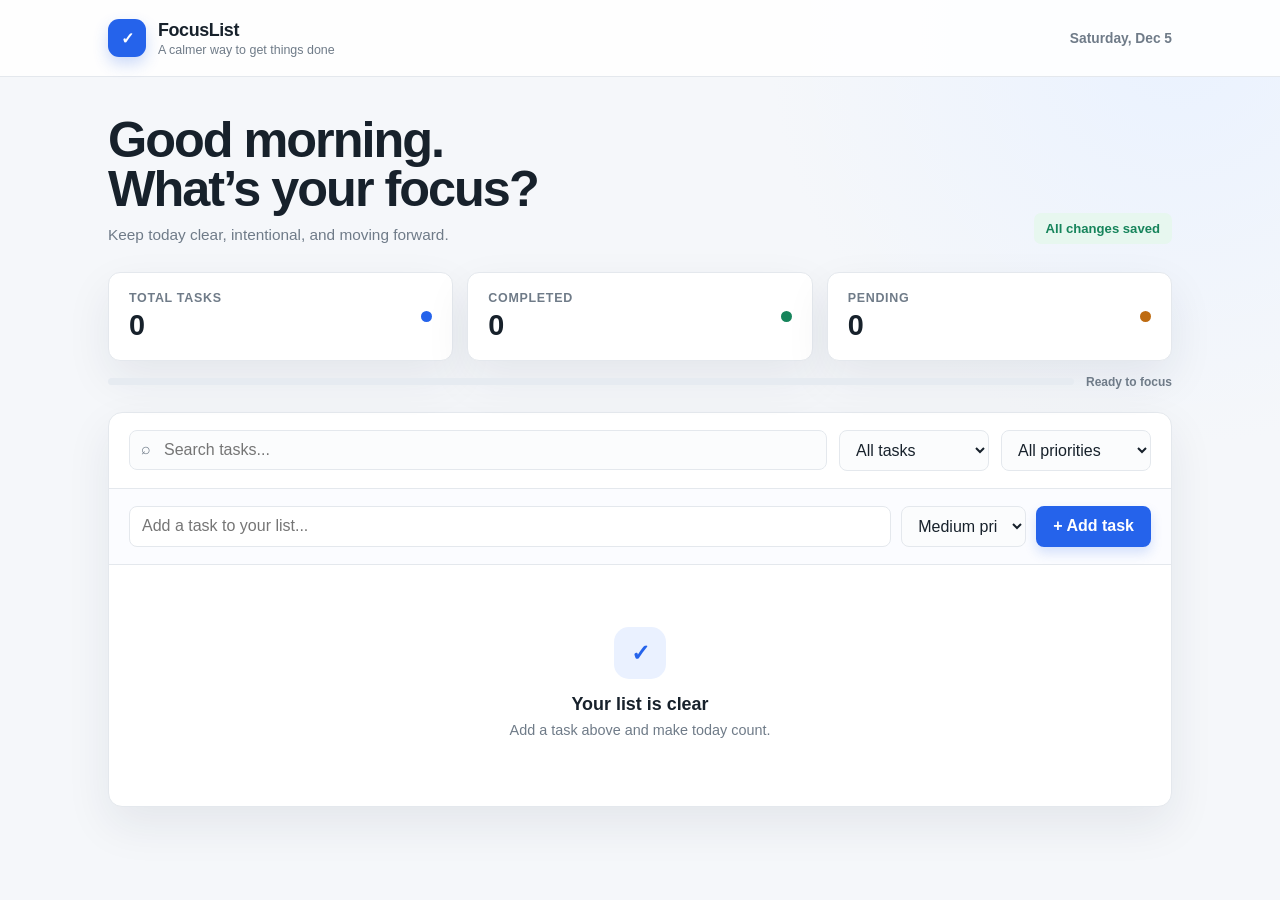
<file: index.html>
<!DOCTYPE html>
<html lang="en">
<head>
  <meta charset="UTF-8">
  <meta name="viewport" content="width=device-width, initial-scale=1.0">
  <meta name="theme-color" content="#f6f7fb">
  <title>FocusList | Daily task planner</title>
  <link rel="stylesheet" href="todolist.css">
  <script src="task-store.js" defer></script>
  <script src="task-view.js" defer></script>
  <script src="todolist.js" defer></script>
</head>
<body>
  <div class="app-shell">
    <header class="topbar">
      <div class="topbar-inner">
        <div class="brand">
          <div class="brand-mark" aria-hidden="true">✓</div>
          <div><div class="brand-name">FocusList</div><div class="brand-subtitle">A calmer way to get things done</div></div>
        </div>
        <div class="date-label" id="todayLabel"></div>
      </div>
    </header>

    <main class="page">
      <section class="intro" aria-labelledby="pageTitle">
        <div><h1 id="pageTitle">Good morning.<br>What’s your focus?</h1><p class="intro-copy">Keep today clear, intentional, and moving forward.</p></div>
        <div class="status-note" id="statusNote" role="status">All changes saved</div>
      </section>

      <section class="stats" aria-label="Task statistics">
        <div class="stat"><div><div class="stat-label">Total tasks</div><div class="stat-value" id="totalCount">0</div></div><span class="stat-dot" aria-hidden="true"></span></div>
        <div class="stat"><div><div class="stat-label">Completed</div><div class="stat-value" id="completedCount">0</div></div><span class="stat-dot" aria-hidden="true"></span></div>
        <div class="stat"><div><div class="stat-label">Pending</div><div class="stat-value" id="pendingCount">0</div></div><span class="stat-dot" aria-hidden="true"></span></div>
      </section>
      <div class="progress-summary" aria-label="Completion progress"><div class="progress-track"><span id="progressFill"></span></div><span id="progressLabel">Ready to focus</span></div>

      <section class="workspace" aria-label="Task manager">
        <div class="toolbar">
          <label class="search-wrap"><span class="search-icon" aria-hidden="true">⌕</span><span class="sr-only">Search tasks</span><input class="search-input" id="searchInput" type="search" placeholder="Search tasks..." autocomplete="off"></label>
          <label class="sr-only" for="statusFilter">Filter by status</label><select class="filter-select" id="statusFilter"><option value="all">All tasks</option><option value="active">Active</option><option value="completed">Completed</option></select>
          <label class="sr-only" for="priorityFilter">Filter by priority</label><select class="filter-select" id="priorityFilter"><option value="all">All priorities</option><option value="high">High priority</option><option value="medium">Medium priority</option><option value="low">Low priority</option></select>
        </div>
        <form class="task-form" id="taskForm">
          <label class="sr-only" for="taskInput">New task title</label><input class="task-input" id="taskInput" type="text" placeholder="Add a task to your list..." maxlength="140" required>
          <label class="sr-only" for="newPriority">New task priority</label><select class="filter-select priority-select" id="newPriority"><option value="high">High priority</option><option value="medium" selected>Medium priority</option><option value="low">Low priority</option></select>
          <button class="add-button" type="submit">+ Add task</button>
        </form>
        <ul class="task-list" id="taskList" aria-live="polite"></ul>
        <div class="empty-state" id="emptyState" hidden><div class="empty-icon" aria-hidden="true">✓</div><h2 id="emptyTitle">Your list is clear</h2><p id="emptyMessage">Add a task above and make today count.</p></div>
      </section>
    </main>
  </div>
</body>
</html>
</file>
<file: todolist.css>
:root {
  --ink: #17212b;
  --muted: #6f7b88;
  --line: #e4e8ed;
  --paper: #ffffff;
  --canvas: #f5f7fa;
  --blue: #2563eb;
  --blue-dark: #1745ae;
  --blue-soft: #eaf1ff;
  --green: #16845b;
  --green-soft: #e7f7ef;
  --orange: #be6b11;
  --orange-soft: #fff3df;
  --red: #c23b4b;
  --red-soft: #fff0f1;
  --shadow: 0 18px 45px rgba(28, 44, 65, 0.08);
  font-family: "Trebuchet MS", "Segoe UI", sans-serif;
}

* { box-sizing: border-box; }
body { margin: 0; color: var(--ink); background: var(--canvas); }
button, input, select { font: inherit; }
button { cursor: pointer; }
button:focus-visible, input:focus-visible, select:focus-visible { outline: 3px solid rgba(37, 99, 235, .25); outline-offset: 2px; }
.app-shell { min-height: 100vh; background: radial-gradient(circle at 92% 4%, #eaf2ff 0, transparent 28%), var(--canvas); }
.topbar { background: rgba(255,255,255,.9); border-bottom: 1px solid var(--line); }
.topbar-inner, .page { max-width: 1120px; margin: 0 auto; padding-left: 28px; padding-right: 28px; }
.topbar-inner { min-height: 76px; display: flex; align-items: center; justify-content: space-between; gap: 24px; }
.brand { display: flex; align-items: center; gap: 12px; }
.brand-mark { width: 38px; height: 38px; display: grid; place-items: center; border-radius: 11px; color: white; background: var(--blue); font-weight: 900; letter-spacing: -1px; box-shadow: 0 7px 15px rgba(37,99,235,.23); }
.brand-name { font-weight: 800; font-size: 1.12rem; letter-spacing: -.4px; }
.brand-subtitle { color: var(--muted); font-size: .78rem; margin-top: 2px; }
.date-label { color: var(--muted); font-size: .86rem; font-weight: 600; text-align: right; }
.page { padding-top: 38px; padding-bottom: 58px; }
.intro { display: flex; align-items: end; justify-content: space-between; gap: 20px; margin-bottom: 28px; }
h1, h2, p { margin: 0; }
h1 { font-size: clamp(2rem, 4vw, 3.15rem); line-height: .98; letter-spacing: -2px; max-width: 560px; }
.intro-copy { color: var(--muted); margin-top: 12px; font-size: .96rem; }
.status-note { color: var(--green); font-size: .82rem; font-weight: 700; background: var(--green-soft); padding: 8px 12px; border-radius: 7px; white-space: nowrap; }
.stats { display: grid; grid-template-columns: repeat(3, 1fr); gap: 14px; margin-bottom: 23px; }
.stat { background: var(--paper); border: 1px solid var(--line); border-radius: 12px; padding: 18px 20px; display: flex; align-items: center; justify-content: space-between; box-shadow: var(--shadow); }
.stat-label { color: var(--muted); font-size: .78rem; font-weight: 700; text-transform: uppercase; letter-spacing: .7px; }
.stat-value { font-size: 1.8rem; font-weight: 800; margin-top: 4px; }
.stat-dot { width: 11px; height: 11px; border-radius: 50%; background: var(--blue); }
.stat:nth-child(2) .stat-dot { background: var(--green); }
.stat:nth-child(3) .stat-dot { background: var(--orange); }
.progress-summary { display: flex; align-items: center; gap: 12px; margin: -9px 0 23px; color: var(--muted); font-size: .75rem; font-weight: 700; }
.progress-track { height: 7px; flex: 1; overflow: hidden; border-radius: 99px; background: #e6ebf1; }
.progress-track span { display: block; width: 0; height: 100%; border-radius: inherit; background: linear-gradient(90deg, var(--blue), var(--green)); transition: width .25s ease; }
.workspace { background: var(--paper); border: 1px solid var(--line); border-radius: 14px; box-shadow: var(--shadow); overflow: hidden; }
.toolbar { padding: 17px 20px; border-bottom: 1px solid var(--line); display: flex; gap: 12px; flex-wrap: wrap; align-items: center; }
.search-wrap { position: relative; flex: 1 1 230px; }
.search-icon { position: absolute; left: 12px; top: 10px; color: var(--muted); font-size: 1rem; }
.search-input, .filter-select, .task-input { width: 100%; border: 1px solid var(--line); background: #fbfcfd; color: var(--ink); border-radius: 8px; padding: 10px 12px; }
.search-input { padding-left: 34px; }
.filter-select { flex: 0 1 150px; }
.add-button { border: 0; border-radius: 8px; background: var(--blue); color: white; padding: 10px 17px; font-weight: 800; box-shadow: 0 6px 12px rgba(37,99,235,.18); }
.add-button:hover { background: var(--blue-dark); }
.task-form { display: flex; gap: 10px; padding: 17px 20px; background: #fbfcff; border-bottom: 1px solid var(--line); }
.task-input { flex: 1; background: white; }
.priority-select { max-width: 125px; }
.task-list { list-style: none; padding: 0; margin: 0; }
.task-item { display: grid; grid-template-columns: 25px 1fr auto; gap: 12px; align-items: center; padding: 17px 20px; border-bottom: 1px solid var(--line); transition: background .15s ease; }
.task-item:last-child { border-bottom: 0; }
.task-item:hover { background: #fbfcff; }
.check-button { width: 22px; height: 22px; border: 2px solid #aeb8c4; border-radius: 6px; background: white; color: white; display: grid; place-items: center; padding: 0; font-size: .8rem; font-weight: 900; }
.check-button:hover { border-color: var(--blue); }
.task-item.completed .check-button { border-color: var(--green); background: var(--green); }
.task-content { min-width: 0; }
.task-title { font-size: .98rem; font-weight: 700; overflow-wrap: anywhere; }
.task-item.completed .task-title { color: #85919d; text-decoration: line-through; }
.task-meta { display: flex; align-items: center; gap: 9px; margin-top: 7px; }
.priority { display: inline-flex; align-items: center; gap: 5px; font-size: .7rem; font-weight: 800; text-transform: uppercase; letter-spacing: .45px; padding: 4px 7px; border-radius: 5px; }
.priority::before { content: ""; width: 5px; height: 5px; border-radius: 50%; background: currentColor; }
.priority-high { color: var(--red); background: var(--red-soft); }
.priority-medium { color: var(--orange); background: var(--orange-soft); }
.priority-low { color: var(--green); background: var(--green-soft); }
.task-state { color: var(--muted); font-size: .75rem; }
.task-actions { display: flex; gap: 5px; opacity: .45; transition: opacity .15s; }
.task-item:hover .task-actions, .task-actions:focus-within { opacity: 1; }
.action-button { background: transparent; border: 1px solid transparent; color: var(--muted); padding: 7px 9px; border-radius: 6px; font-size: .78rem; font-weight: 700; }
.action-button:hover { color: var(--blue); border-color: var(--line); background: white; }
.action-button.delete:hover { color: var(--red); }
.empty-state { text-align: center; padding: 62px 24px 68px; }
.empty-icon { width: 52px; height: 52px; border-radius: 15px; display: grid; place-items: center; margin: 0 auto 15px; background: var(--blue-soft); color: var(--blue); font-size: 1.45rem; font-weight: 900; }
.empty-state h2 { font-size: 1.12rem; }
.empty-state p { color: var(--muted); margin-top: 7px; font-size: .9rem; }
.edit-input { width: 100%; border: 1px solid var(--blue); border-radius: 6px; padding: 7px 9px; font-weight: 700; }
.sr-only { position: absolute; width: 1px; height: 1px; padding: 0; margin: -1px; overflow: hidden; clip: rect(0,0,0,0); white-space: nowrap; border: 0; }
@media (max-width: 650px) {
  .topbar-inner, .page { padding-left: 16px; padding-right: 16px; }
  .topbar-inner { min-height: 66px; }
  .date-label { font-size: .75rem; }
  .page { padding-top: 28px; }
  .intro { align-items: start; flex-direction: column; gap: 15px; margin-bottom: 21px; }
  h1 { letter-spacing: -1.3px; }
  .stats { gap: 8px; }
  .stat { padding: 13px 10px; display: block; }
  .stat-label { font-size: .65rem; letter-spacing: .3px; }
  .stat-value { font-size: 1.5rem; }
  .stat-dot { display: none; }
  .progress-summary { margin-top: -4px; }
  .toolbar { padding: 13px; }
  .filter-select { flex: 1 1 130px; }
  .task-form { padding: 13px; flex-wrap: wrap; }
  .task-input { flex-basis: 100%; }
  .priority-select { max-width: none; flex: 1; }
  .task-form .add-button { flex: 1; }
  .task-item { padding: 15px 13px; grid-template-columns: 24px 1fr; }
  .task-actions { grid-column: 2; opacity: 1; margin-top: -5px; }
}

@media (prefers-reduced-motion: reduce) {
  *, *::before, *::after {
    scroll-behavior: auto !important;
    transition-duration: 0.01ms !important;
    animation-duration: 0.01ms !important;
    animation-iteration-count: 1 !important;
  }
}
</file>
